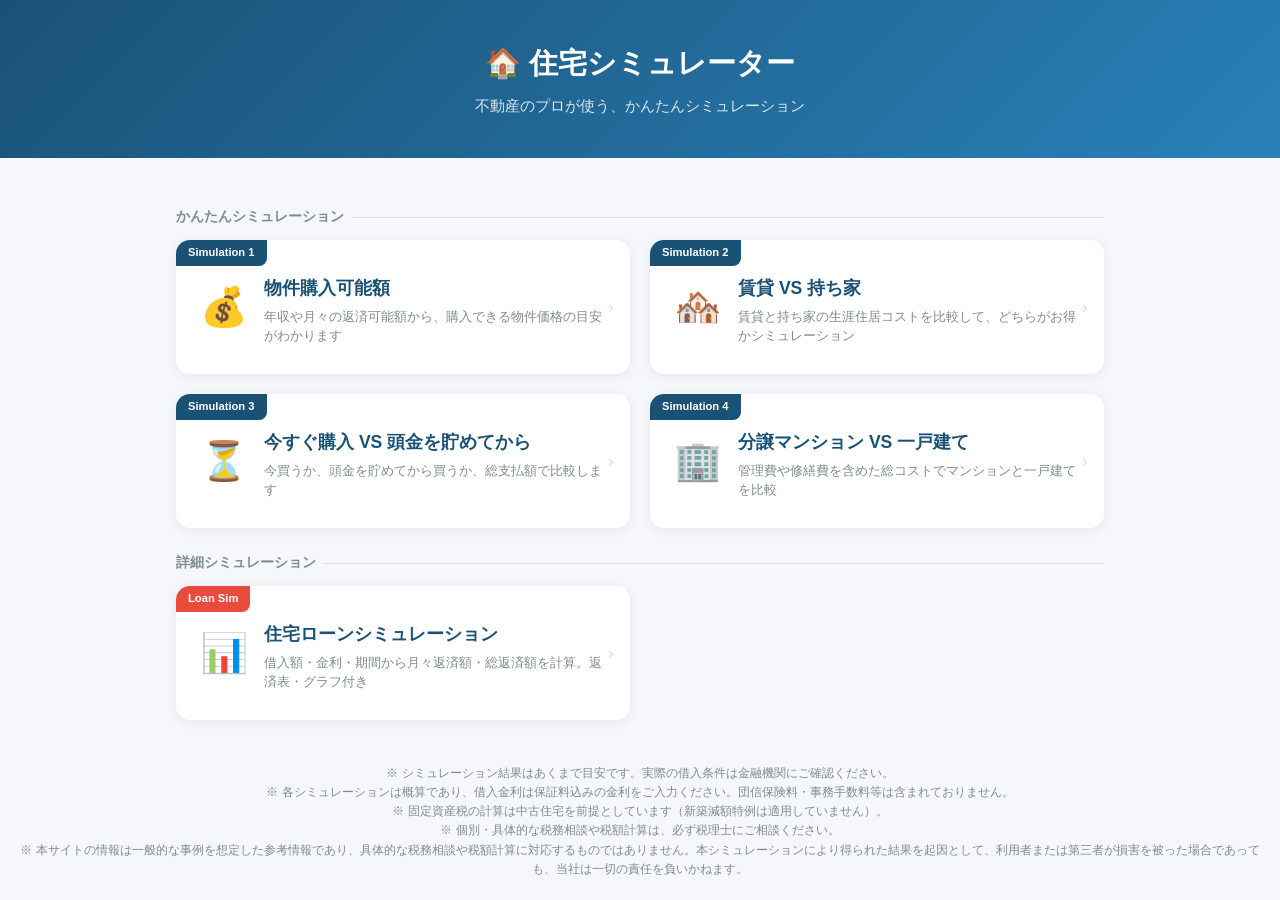
<file: index.html>
<!DOCTYPE html>
<html lang="ja">
<head>
<meta charset="UTF-8">
<meta name="viewport" content="width=device-width, initial-scale=1.0">
<title>住宅シミュレーター</title>
<link rel="stylesheet" href="common.css">
<style>
  .hero {
    background: linear-gradient(135deg, var(--primary), var(--primary-light));
    color: #fff;
    text-align: center;
    padding: 40px 24px;
  }
  .hero h1 {
    font-size: 1.8rem;
    font-weight: 800;
    margin-bottom: 8px;
  }
  .hero p {
    font-size: 0.95rem;
    opacity: 0.85;
  }

  .sim-grid {
    display: grid;
    grid-template-columns: 1fr 1fr;
    gap: 20px;
    margin-top: 8px;
  }

  .sim-card {
    background: var(--card);
    border-radius: 14px;
    box-shadow: 0 2px 12px rgba(0,0,0,0.07);
    padding: 28px 24px;
    text-decoration: none;
    color: var(--text);
    transition: transform 0.2s, box-shadow 0.2s;
    display: flex;
    align-items: flex-start;
    gap: 16px;
    position: relative;
    overflow: hidden;
  }
  .sim-card:hover {
    transform: translateY(-3px);
    box-shadow: 0 8px 24px rgba(0,0,0,0.12);
  }
  .sim-card .sim-number {
    position: absolute;
    top: 0;
    left: 0;
    background: var(--primary);
    color: #fff;
    font-size: 0.7rem;
    font-weight: 700;
    padding: 4px 12px;
    border-radius: 0 0 8px 0;
  }
  .sim-card .sim-icon {
    font-size: 2.4rem;
    flex-shrink: 0;
    margin-top: 8px;
  }
  .sim-card .sim-content {
    flex: 1;
    padding-top: 8px;
  }
  .sim-card .sim-title {
    font-size: 1.1rem;
    font-weight: 700;
    color: var(--primary);
    margin-bottom: 6px;
    line-height: 1.4;
  }
  .sim-card .sim-desc {
    font-size: 0.82rem;
    color: var(--text-light);
    line-height: 1.5;
  }
  .sim-card .sim-arrow {
    position: absolute;
    right: 16px;
    top: 50%;
    transform: translateY(-50%);
    font-size: 1.2rem;
    color: var(--border);
    transition: color 0.2s;
  }
  .sim-card:hover .sim-arrow { color: var(--primary-light); }

  .sim-card.disabled {
    opacity: 0.5;
    pointer-events: none;
  }
  .sim-card.disabled .sim-number {
    background: #95a5a6;
  }
  .coming-soon {
    position: absolute;
    top: 12px;
    right: 12px;
    background: #95a5a6;
    color: #fff;
    font-size: 0.65rem;
    font-weight: 700;
    padding: 2px 8px;
    border-radius: 4px;
  }

  /* ローンシミュレーターもカードとして表示 */
  .sim-card.loan .sim-number { background: var(--accent); }

  .section-label {
    font-size: 0.85rem;
    font-weight: 700;
    color: var(--text-light);
    margin-bottom: 12px;
    margin-top: 24px;
    display: flex;
    align-items: center;
    gap: 8px;
  }
  .section-label::after {
    content: '';
    flex: 1;
    height: 1px;
    background: var(--border);
  }

  @media (max-width: 640px) {
    .hero h1 { font-size: 1.3rem; }
    .sim-grid { grid-template-columns: 1fr; }
    .sim-card { padding: 20px 16px; }
  }
</style>
<script>if('scrollRestoration' in history) history.scrollRestoration='manual'; window.scrollTo(0,0); document.addEventListener('DOMContentLoaded',()=>window.scrollTo(0,0)); window.addEventListener('pageshow',()=>{window.scrollTo(0,0);setTimeout(()=>window.scrollTo(0,0),50);setTimeout(()=>window.scrollTo(0,0),150);});</script>
</head>
<body>

<div class="hero">
  <h1>🏠 住宅シミュレーター</h1>
  <p>不動産のプロが使う、かんたんシミュレーション</p>
</div>

<div class="container">
  <div class="section-label">かんたんシミュレーション</div>

  <div class="sim-grid">
    <a href="sim1-affordable.html" class="sim-card">
      <span class="sim-number">Simulation 1</span>
      <div class="sim-icon">💰</div>
      <div class="sim-content">
        <div class="sim-title">物件購入可能額</div>
        <div class="sim-desc">年収や月々の返済可能額から、購入できる物件価格の目安がわかります</div>
      </div>
      <span class="sim-arrow">›</span>
    </a>

    <a href="sim2-rent-vs-buy.html" class="sim-card">
      <span class="sim-number">Simulation 2</span>
      <div class="sim-icon">🏘️</div>
      <div class="sim-content">
        <div class="sim-title">賃貸 VS 持ち家</div>
        <div class="sim-desc">賃貸と持ち家の生涯住居コストを比較して、どちらがお得かシミュレーション</div>
      </div>
      <span class="sim-arrow">›</span>
    </a>

    <a href="sim3-now-vs-later.html" class="sim-card">
      <span class="sim-number">Simulation 3</span>
      <div class="sim-icon">⏳</div>
      <div class="sim-content">
        <div class="sim-title">今すぐ購入 VS 頭金を貯めてから</div>
        <div class="sim-desc">今買うか、頭金を貯めてから買うか、総支払額で比較します</div>
      </div>
      <span class="sim-arrow">›</span>
    </a>

    <a href="sim4-mansion-vs-house.html" class="sim-card">
      <span class="sim-number">Simulation 4</span>
      <div class="sim-icon">🏢</div>
      <div class="sim-content">
        <div class="sim-title">分譲マンション VS 一戸建て</div>
        <div class="sim-desc">管理費や修繕費を含めた総コストでマンションと一戸建てを比較</div>
      </div>
      <span class="sim-arrow">›</span>
    </a>
  </div>

  <div class="section-label">詳細シミュレーション</div>

  <div class="sim-grid">
    <a href="loan-simulator.html" class="sim-card loan">
      <span class="sim-number">Loan Sim</span>
      <div class="sim-icon">📊</div>
      <div class="sim-content">
        <div class="sim-title">住宅ローンシミュレーション</div>
        <div class="sim-desc">借入額・金利・期間から月々返済額・総返済額を計算。返済表・グラフ付き</div>
      </div>
      <span class="sim-arrow">›</span>
    </a>
  </div>
</div>

<footer>
  ※ シミュレーション結果はあくまで目安です。実際の借入条件は金融機関にご確認ください。<br>
  ※ 各シミュレーションは概算であり、借入金利は保証料込みの金利をご入力ください。団信保険料・事務手数料等は含まれておりません。<br>
  ※ 固定資産税の計算は中古住宅を前提としています（新築減額特例は適用していません）。<br>
  ※ 個別・具体的な税務相談や税額計算は、必ず税理士にご相談ください。<br>
  ※ 本サイトの情報は一般的な事例を想定した参考情報であり、具体的な税務相談や税額計算に対応するものではありません。本シミュレーションにより得られた結果を起因として、利用者または第三者が損害を被った場合であっても、当社は一切の責任を負いかねます。
</footer>

</body>
</html>
</file>
<file: common.css>
:root {
  --primary: #1a5276;
  --primary-light: #2980b9;
  --primary-dark: #0e3a55;
  --accent: #e74c3c;
  --accent-dark: #c0392b;
  --bg: #f5f7fa;
  --card: #ffffff;
  --text: #2c3e50;
  --text-light: #7f8c8d;
  --border: #dce1e7;
  --success: #27ae60;
  --warning: #f39c12;
  --info: #3498db;
}

* { margin: 0; padding: 0; box-sizing: border-box; }

body {
  font-family: -apple-system, BlinkMacSystemFont, 'Hiragino Kaku Gothic ProN', 'Noto Sans JP', sans-serif;
  background: var(--bg);
  color: var(--text);
  line-height: 1.6;
}

/* ===== ヘッダー ===== */
header {
  background: linear-gradient(135deg, var(--primary), var(--primary-light));
  color: #fff;
  padding: 16px 24px;
  display: flex;
  align-items: center;
  gap: 16px;
}
header .logo {
  font-size: 1.4rem;
  font-weight: 800;
  white-space: nowrap;
}
header .logo a {
  color: #fff;
  text-decoration: none;
}
header nav {
  display: flex;
  gap: 4px;
  flex-wrap: wrap;
}
header nav a {
  color: rgba(255,255,255,0.8);
  text-decoration: none;
  font-size: 0.8rem;
  padding: 4px 10px;
  border-radius: 4px;
  transition: all 0.2s;
}
header nav a:hover,
header nav a.active {
  background: rgba(255,255,255,0.15);
  color: #fff;
}

/* ===== コンテナ ===== */
.container {
  max-width: 960px;
  margin: 0 auto;
  padding: 24px 16px;
}

/* ===== カード ===== */
.card {
  background: var(--card);
  border-radius: 12px;
  box-shadow: 0 2px 8px rgba(0,0,0,0.06);
  padding: 24px;
  margin-bottom: 20px;
}
.card-title {
  font-size: 1.1rem;
  font-weight: 700;
  color: var(--primary);
  margin-bottom: 20px;
  padding-bottom: 10px;
  border-bottom: 2px solid var(--primary);
  display: flex;
  align-items: center;
  gap: 8px;
}

/* ===== 入力フォーム共通 ===== */
.form-grid {
  display: grid;
  grid-template-columns: 1fr 1fr;
  gap: 16px;
}
.form-group {
  display: flex;
  flex-direction: column;
}
.form-group.full { grid-column: 1 / -1; }
.form-group label {
  font-size: 0.85rem;
  font-weight: 600;
  color: var(--text-light);
  margin-bottom: 6px;
}
.input-wrap {
  display: flex;
  align-items: center;
  border: 2px solid var(--border);
  border-radius: 8px;
  overflow: hidden;
  transition: border-color 0.2s;
}
.input-wrap:focus-within {
  border-color: var(--primary-light);
}
.input-wrap input {
  flex: 1;
  border: none;
  outline: none;
  padding: 12px 14px;
  font-size: 1.1rem;
  font-weight: 600;
  text-align: right;
  background: transparent;
  color: var(--text);
  min-width: 0;
}
.input-wrap .unit {
  padding: 0 14px;
  font-size: 0.9rem;
  color: var(--text-light);
  white-space: nowrap;
  background: #f8f9fa;
  height: 100%;
  display: flex;
  align-items: center;
}

/* ===== ボタン ===== */
.btn-calc {
  display: block;
  width: 100%;
  padding: 14px;
  background: linear-gradient(135deg, var(--accent), var(--accent-dark));
  color: #fff;
  border: none;
  border-radius: 10px;
  font-size: 1.1rem;
  font-weight: 700;
  cursor: pointer;
  margin-top: 8px;
  transition: transform 0.1s, box-shadow 0.2s;
  box-shadow: 0 4px 12px rgba(231,76,60,0.3);
}
.btn-calc:hover {
  transform: translateY(-1px);
  box-shadow: 0 6px 16px rgba(231,76,60,0.4);
}
.btn-calc:active { transform: translateY(0); }

/* ===== 結果表示 ===== */
.result-grid {
  display: grid;
  grid-template-columns: repeat(3, 1fr);
  gap: 16px;
}
.result-item {
  text-align: center;
  padding: 16px 8px;
  background: #f8f9fa;
  border-radius: 10px;
}
.result-item .label {
  font-size: 0.8rem;
  color: var(--text-light);
  margin-bottom: 6px;
}
.result-item .value {
  font-size: 1.5rem;
  font-weight: 800;
  color: var(--primary);
}
.result-item .value.accent { color: var(--accent); }
.result-item .sub {
  font-size: 0.75rem;
  color: var(--text-light);
  margin-top: 4px;
}

/* ===== セクション区切り ===== */
.section-header {
  font-size: 1rem;
  font-weight: 700;
  color: var(--primary-light);
  text-align: center;
  margin-bottom: 16px;
}

/* ===== テーブル ===== */
.table-wrap {
  overflow-x: auto;
  margin-top: 12px;
}
.result-table {
  width: 100%;
  border-collapse: collapse;
  font-size: 0.85rem;
}
.result-table th {
  background: var(--primary);
  color: #fff;
  padding: 10px 12px;
  font-weight: 600;
  white-space: nowrap;
}
.result-table td {
  padding: 8px 12px;
  border-bottom: 1px solid var(--border);
  text-align: right;
  white-space: nowrap;
}
.result-table tr:nth-child(even) { background: #f8f9fa; }
.result-table td:first-child { text-align: center; font-weight: 600; }

/* ===== 比較レイアウト ===== */
.compare-layout {
  display: grid;
  grid-template-columns: 1fr 1fr;
  gap: 20px;
}
.compare-side {
  border: 2px solid var(--border);
  border-radius: 10px;
  padding: 20px;
}
.compare-side .side-title {
  font-size: 1rem;
  font-weight: 700;
  text-align: center;
  margin-bottom: 16px;
  padding-bottom: 8px;
  border-bottom: 2px solid;
}
.compare-side.left .side-title { color: var(--primary-light); border-color: var(--primary-light); }
.compare-side.right .side-title { color: var(--warning); border-color: var(--warning); }

/* ===== 共通項目 ===== */
.common-section {
  border-top: 2px solid var(--border);
  margin-top: 20px;
  padding-top: 20px;
}
.common-section .section-header {
  color: var(--success);
}

/* ===== グラフ ===== */
.chart-container {
  position: relative;
  width: 100%;
  margin-top: 12px;
}

/* ===== フッター ===== */
footer {
  text-align: center;
  padding: 20px;
  color: var(--text-light);
  font-size: 0.75rem;
}

/* ===== レスポンシブ ===== */
@media (max-width: 768px) {
  header {
    flex-direction: column;
    align-items: flex-start;
    gap: 8px;
  }
  header nav { gap: 2px; }
  .form-grid { grid-template-columns: 1fr; }
  .result-grid { grid-template-columns: 1fr; }
  .compare-layout { grid-template-columns: 1fr; }
  .card { padding: 16px; }
  .container { padding: 12px 8px; }
  .result-item .value { font-size: 1.3rem; }
}
</file>
